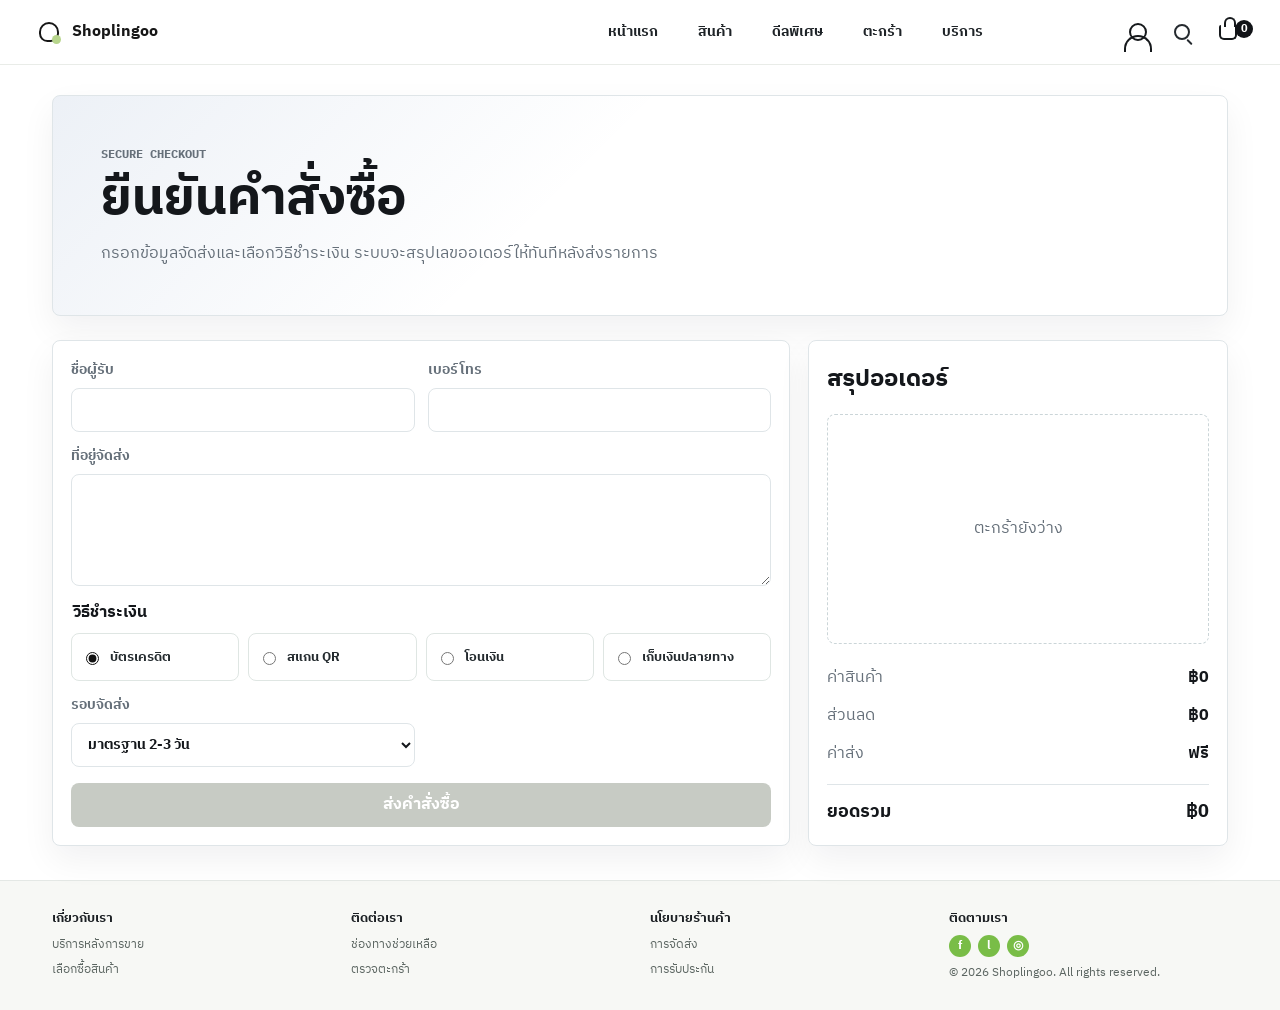
<file: checkout.html>
<!doctype html>
<html lang="th">
  <head>
    <meta charset="UTF-8" />
    <meta name="viewport" content="width=device-width, initial-scale=1.0" />
    <meta name="description" content="Checkout สำหรับกรอกข้อมูลจัดส่งและยืนยันคำสั่งซื้อ" />
    <title>Checkout | สบายมาร์เก็ต</title>
    <link rel="preconnect" href="https://fonts.googleapis.com" />
    <link rel="preconnect" href="https://fonts.gstatic.com" crossorigin />
    <link
      rel="stylesheet"
      href="https://fonts.googleapis.com/css2?family=IBM+Plex+Sans+Thai:wght@400;500;600;700&family=IBM+Plex+Mono:wght@500;600&display=swap"
    />
    <link rel="stylesheet" href="styles.css" />
  </head>
  <body data-page="checkout">
    <div class="announcement">
      <span class="announcement-pill">Tech Week</span>
      <span>ส่งฟรีเมื่อครบ ฿2,500</span>
      <span>รับประกันศูนย์สูงสุด 12 เดือน</span>
      <a href="deals.html">ดูดีลวันนี้</a>
    </div>

    <header class="site-header">
      <a class="brand" href="index.html" aria-label="สบายมาร์เก็ต">
        <span class="brand-mark" aria-hidden="true"><span>SM</span></span>
        <span class="brand-copy">
          <strong>Shoplingoo</strong>
          <small>Premium Tech & Lifestyle</small>
        </span>
      </a>

      <form class="header-search" id="siteSearchForm" action="products.html" role="search">
        <span class="search-icon" aria-hidden="true"></span>
        <input
          id="siteSearch"
          name="q"
          type="search"
          placeholder="ค้นหา watch, keyboard, charger"
          autocomplete="off"
        />
        <button type="submit">ค้นหา</button>
      </form>

      <div class="header-actions">
        <a class="account-chip" data-page-link="account" href="account.html" aria-label="บัญชีผู้ใช้">
          <span class="user-icon" aria-hidden="true"></span>
        </a>
        <a class="header-mini-link" href="products.html" aria-label="ค้นหาสินค้า">
          <span class="search-icon" aria-hidden="true"></span>
        </a>
        <a class="cart-chip" href="cart.html" aria-label="เปิดตะกร้าสินค้า">
          <span class="bag-icon" aria-hidden="true"></span>
          <span class="cart-label">ตะกร้า</span>
          <strong id="cartCount">0</strong>
        </a>
        <a class="checkout-chip" href="checkout.html">Checkout</a>
        <button class="menu-toggle" id="menuToggle" type="button" aria-label="เปิดเมนู">
          <span></span>
          <span></span>
          <span></span>
        </button>
      </div>

      <nav class="top-nav" aria-label="เมนูหลัก">
        <a class="nav-link" data-page-link="home" href="index.html"><span>หน้าแรก</span><small>Home</small></a>
        <a class="nav-link" data-page-link="products" href="products.html"><span>สินค้า</span><small>Shop</small></a>
        <a class="nav-link" data-page-link="deals" href="deals.html"><span>ดีลพิเศษ</span><small>Bundle</small></a>
        <a class="nav-link" data-page-link="cart" href="cart.html"><span>ตะกร้า</span><small>Review</small></a>
        <a class="nav-link" data-page-link="support" href="support.html"><span>บริการ</span><small>Care</small></a>
      </nav>
    </header>

    <nav class="mobile-nav" id="mobileNav" aria-label="เมนูมือถือ">
      <form class="mobile-search" id="mobileSiteSearchForm" action="products.html" role="search">
        <span class="search-icon" aria-hidden="true"></span>
        <input name="q" type="search" placeholder="ค้นหาสินค้า" autocomplete="off" />
        <button type="submit">ค้นหา</button>
      </form>
      <a class="nav-link" data-page-link="home" href="index.html"><span>หน้าแรก</span><small>Home</small></a>
      <a class="nav-link" data-page-link="products" href="products.html"><span>สินค้า</span><small>Shop</small></a>
      <a class="nav-link" data-page-link="deals" href="deals.html"><span>ดีลพิเศษ</span><small>Bundle</small></a>
      <a class="nav-link" data-page-link="cart" href="cart.html"><span>ตะกร้า</span><small>Review</small></a>
      <a class="nav-link" data-page-link="support" href="support.html"><span>บริการ</span><small>Care</small></a>
      <a class="nav-link" data-page-link="account" href="account.html"><span>บัญชี</span><small>Account</small></a>
      <a class="checkout-mobile" href="checkout.html">ไป Checkout</a>
    </nav>

    <main class="page-shell content-page">
      <section class="page-hero" data-reveal>
        <p class="eyebrow">Secure Checkout</p>
        <h1>ยืนยันคำสั่งซื้อ</h1>
        <p>กรอกข้อมูลจัดส่งและเลือกวิธีชำระเงิน ระบบจะสรุปเลขออเดอร์ให้ทันทีหลังส่งรายการ</p>
      </section>

      <section class="checkout-layout" data-reveal>
        <form class="checkout-form" id="checkoutForm" aria-label="ข้อมูลจัดส่ง">
          <div class="form-grid">
            <label>
              ชื่อผู้รับ
              <input name="customerName" type="text" autocomplete="name" required />
            </label>
            <label>
              เบอร์โทร
              <input name="phone" type="tel" autocomplete="tel" required />
            </label>
            <label class="wide-field">
              ที่อยู่จัดส่ง
              <textarea name="address" rows="4" required></textarea>
            </label>
            <fieldset class="wide-field payment-field">
              <legend>วิธีชำระเงิน</legend>
              <div class="payment-grid">
                <label>
                  <input name="payment" type="radio" value="บัตรเครดิต" checked required />
                  <span>บัตรเครดิต</span>
                </label>
                <label>
                  <input name="payment" type="radio" value="สแกน QR" required />
                  <span>สแกน QR</span>
                </label>
                <label>
                  <input name="payment" type="radio" value="โอนเงิน" required />
                  <span>โอนเงิน</span>
                </label>
                <label>
                  <input name="payment" type="radio" value="เก็บเงินปลายทาง" required />
                  <span>เก็บเงินปลายทาง</span>
                </label>
              </div>
            </fieldset>
            <label>
              รอบจัดส่ง
              <select name="delivery" required>
                <option value="มาตรฐาน 2-3 วัน">มาตรฐาน 2-3 วัน</option>
                <option value="ด่วนในกรุงเทพ">ด่วนในกรุงเทพ</option>
                <option value="นัดหมายล่วงหน้า">นัดหมายล่วงหน้า</option>
              </select>
            </label>
          </div>
          <button class="checkout-button" id="placeOrderButton" type="submit">ส่งคำสั่งซื้อ</button>
        </form>

        <aside class="summary-card checkout-summary-card">
          <div class="card-title-row">
            <h2>สรุปออเดอร์</h2>
            <a class="text-link" href="cart.html">แก้ไข</a>
          </div>
          <div class="cart-items-page mini" id="checkoutItems"></div>
          <div class="cart-summary" id="checkoutSummary"></div>
        </aside>
      </section>
    </main>

    <footer class="site-footer">
      <div>
        <strong>เกี่ยวกับเรา</strong>
        <a href="support.html">บริการหลังการขาย</a>
        <a href="products.html">เลือกซื้อสินค้า</a>
      </div>
      <div>
        <strong>ติดต่อเรา</strong>
        <a href="support.html">ช่องทางช่วยเหลือ</a>
        <a href="cart.html">ตรวจตะกร้า</a>
      </div>
      <div>
        <strong>นโยบายร้านค้า</strong>
        <a href="checkout.html">การจัดส่ง</a>
        <a href="support.html">การรับประกัน</a>
      </div>
      <div class="footer-social">
        <strong>ติดตามเรา</strong>
        <span>
          <a href="support.html" aria-label="Facebook">f</a>
          <a href="support.html" aria-label="Line">l</a>
          <a href="support.html" aria-label="Instagram">◎</a>
        </span>
        <small>© 2026 Shoplingoo. All rights reserved.</small>
      </div>
    </footer>

    <dialog class="order-modal" id="orderModal" aria-labelledby="orderTitle">
      <div class="modal-header">
        <div>
          <p class="eyebrow">Order Confirmed</p>
          <h2 id="orderTitle">รับคำสั่งซื้อแล้ว</h2>
        </div>
        <button class="icon-button" id="closeModal" type="button" aria-label="ปิดหน้าต่าง">×</button>
      </div>
      <div id="orderDetails" class="order-details"></div>
      <a class="primary-link modal-action" href="products.html">กลับไปเลือกสินค้า</a>
    </dialog>

    <div class="toast" id="toast" role="status" aria-live="polite"></div>
    <script src="script.js"></script>
  </body>
</html>
</file>
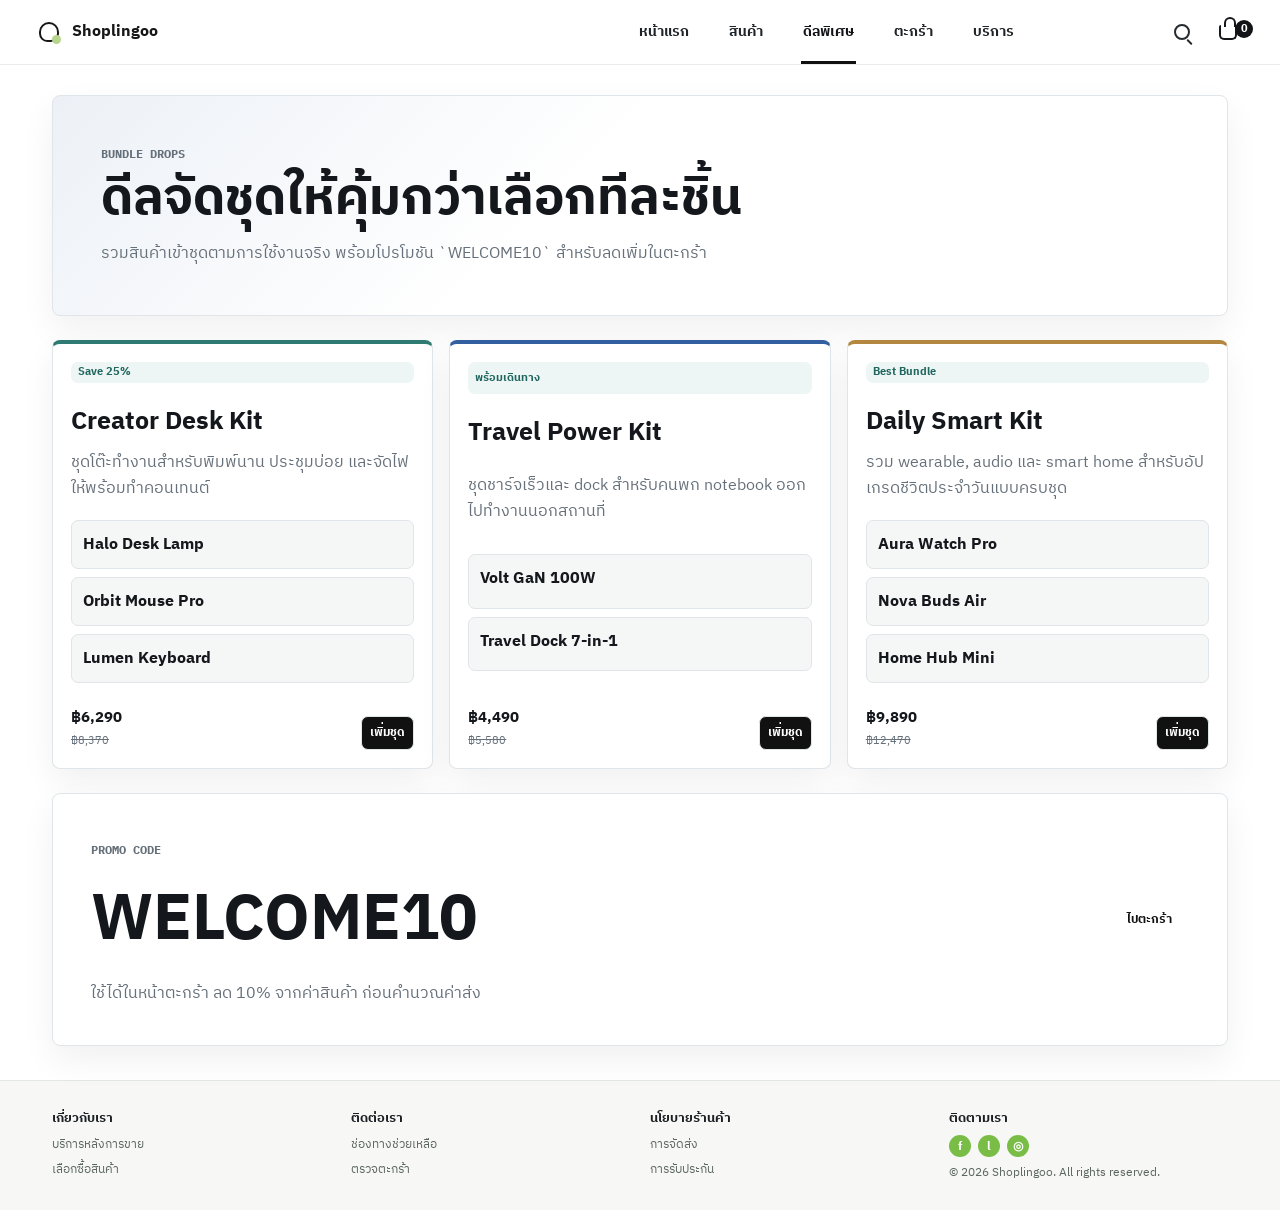
<file: deals.html>
<!doctype html>
<html lang="th">
  <head>
    <meta charset="UTF-8" />
    <meta name="viewport" content="width=device-width, initial-scale=1.0" />
    <meta name="description" content="ดีล bundle สินค้า Premium Tech สำหรับโต๊ะทำงาน เดินทาง และ smart home" />
    <title>ดีลพิเศษ | สบายมาร์เก็ต</title>
    <link rel="preconnect" href="https://fonts.googleapis.com" />
    <link rel="preconnect" href="https://fonts.gstatic.com" crossorigin />
    <link
      rel="stylesheet"
      href="https://fonts.googleapis.com/css2?family=IBM+Plex+Sans+Thai:wght@400;500;600;700&family=IBM+Plex+Mono:wght@500;600&display=swap"
    />
    <link rel="stylesheet" href="styles.css" />
  </head>
  <body data-page="deals">
    <div class="announcement">
      <span class="announcement-pill">Tech Week</span>
      <span>ส่งฟรีเมื่อครบ ฿2,500</span>
      <span>รับประกันศูนย์สูงสุด 12 เดือน</span>
      <a href="deals.html">ดูดีลวันนี้</a>
    </div>

    <header class="site-header">
      <a class="brand" href="index.html" aria-label="สบายมาร์เก็ต">
        <span class="brand-mark" aria-hidden="true"><span>SM</span></span>
        <span class="brand-copy">
          <strong>Shoplingoo</strong>
          <small>Premium Tech & Lifestyle</small>
        </span>
      </a>

      <form class="header-search" id="siteSearchForm" action="products.html" role="search">
        <span class="search-icon" aria-hidden="true"></span>
        <input
          id="siteSearch"
          name="q"
          type="search"
          placeholder="ค้นหา watch, keyboard, charger"
          autocomplete="off"
        />
        <button type="submit">ค้นหา</button>
      </form>

      <div class="header-actions">
        <a class="header-mini-link" href="products.html" aria-label="ค้นหาสินค้า">
          <span class="search-icon" aria-hidden="true"></span>
        </a>
        <a class="cart-chip" href="cart.html" aria-label="เปิดตะกร้าสินค้า">
          <span class="bag-icon" aria-hidden="true"></span>
          <span class="cart-label">ตะกร้า</span>
          <strong id="cartCount">0</strong>
        </a>
        <a class="checkout-chip" href="checkout.html">Checkout</a>
        <button class="menu-toggle" id="menuToggle" type="button" aria-label="เปิดเมนู">
          <span></span>
          <span></span>
          <span></span>
        </button>
      </div>

      <nav class="top-nav" aria-label="เมนูหลัก">
        <a class="nav-link" data-page-link="home" href="index.html"><span>หน้าแรก</span><small>Home</small></a>
        <a class="nav-link" data-page-link="products" href="products.html"><span>สินค้า</span><small>Shop</small></a>
        <a class="nav-link" data-page-link="deals" href="deals.html"><span>ดีลพิเศษ</span><small>Bundle</small></a>
        <a class="nav-link" data-page-link="cart" href="cart.html"><span>ตะกร้า</span><small>Review</small></a>
        <a class="nav-link" data-page-link="support" href="support.html"><span>บริการ</span><small>Care</small></a>
      </nav>
    </header>

    <nav class="mobile-nav" id="mobileNav" aria-label="เมนูมือถือ">
      <form class="mobile-search" id="mobileSiteSearchForm" action="products.html" role="search">
        <span class="search-icon" aria-hidden="true"></span>
        <input name="q" type="search" placeholder="ค้นหาสินค้า" autocomplete="off" />
        <button type="submit">ค้นหา</button>
      </form>
      <a class="nav-link" data-page-link="home" href="index.html"><span>หน้าแรก</span><small>Home</small></a>
      <a class="nav-link" data-page-link="products" href="products.html"><span>สินค้า</span><small>Shop</small></a>
      <a class="nav-link" data-page-link="deals" href="deals.html"><span>ดีลพิเศษ</span><small>Bundle</small></a>
      <a class="nav-link" data-page-link="cart" href="cart.html"><span>ตะกร้า</span><small>Review</small></a>
      <a class="nav-link" data-page-link="support" href="support.html"><span>บริการ</span><small>Care</small></a>
      <a class="checkout-mobile" href="checkout.html">ไป Checkout</a>
    </nav>

    <main class="page-shell content-page">
      <section class="page-hero deal-hero" data-reveal>
        <p class="eyebrow">Bundle Drops</p>
        <h1>ดีลจัดชุดให้คุ้มกว่าเลือกทีละชิ้น</h1>
        <p>รวมสินค้าเข้าชุดตามการใช้งานจริง พร้อมโปรโมชัน `WELCOME10` สำหรับลดเพิ่มในตะกร้า</p>
      </section>

      <section class="deal-grid" id="dealGrid" aria-live="polite" data-reveal></section>

      <section class="promo-panel" data-reveal>
        <div>
          <p class="eyebrow">Promo Code</p>
          <h2>WELCOME10</h2>
          <p>ใช้ได้ในหน้าตะกร้า ลด 10% จากค่าสินค้า ก่อนคำนวณค่าส่ง</p>
        </div>
        <a class="primary-link" href="cart.html">ไปตะกร้า</a>
      </section>
    </main>

    <footer class="site-footer">
      <div>
        <strong>เกี่ยวกับเรา</strong>
        <a href="support.html">บริการหลังการขาย</a>
        <a href="products.html">เลือกซื้อสินค้า</a>
      </div>
      <div>
        <strong>ติดต่อเรา</strong>
        <a href="support.html">ช่องทางช่วยเหลือ</a>
        <a href="cart.html">ตรวจตะกร้า</a>
      </div>
      <div>
        <strong>นโยบายร้านค้า</strong>
        <a href="checkout.html">การจัดส่ง</a>
        <a href="support.html">การรับประกัน</a>
      </div>
      <div class="footer-social">
        <strong>ติดตามเรา</strong>
        <span>
          <a href="support.html" aria-label="Facebook">f</a>
          <a href="support.html" aria-label="Line">l</a>
          <a href="support.html" aria-label="Instagram">◎</a>
        </span>
        <small>© 2026 Shoplingoo. All rights reserved.</small>
      </div>
    </footer>

    <div class="toast" id="toast" role="status" aria-live="polite"></div>
    <script src="script.js"></script>
  </body>
</html>
</file>
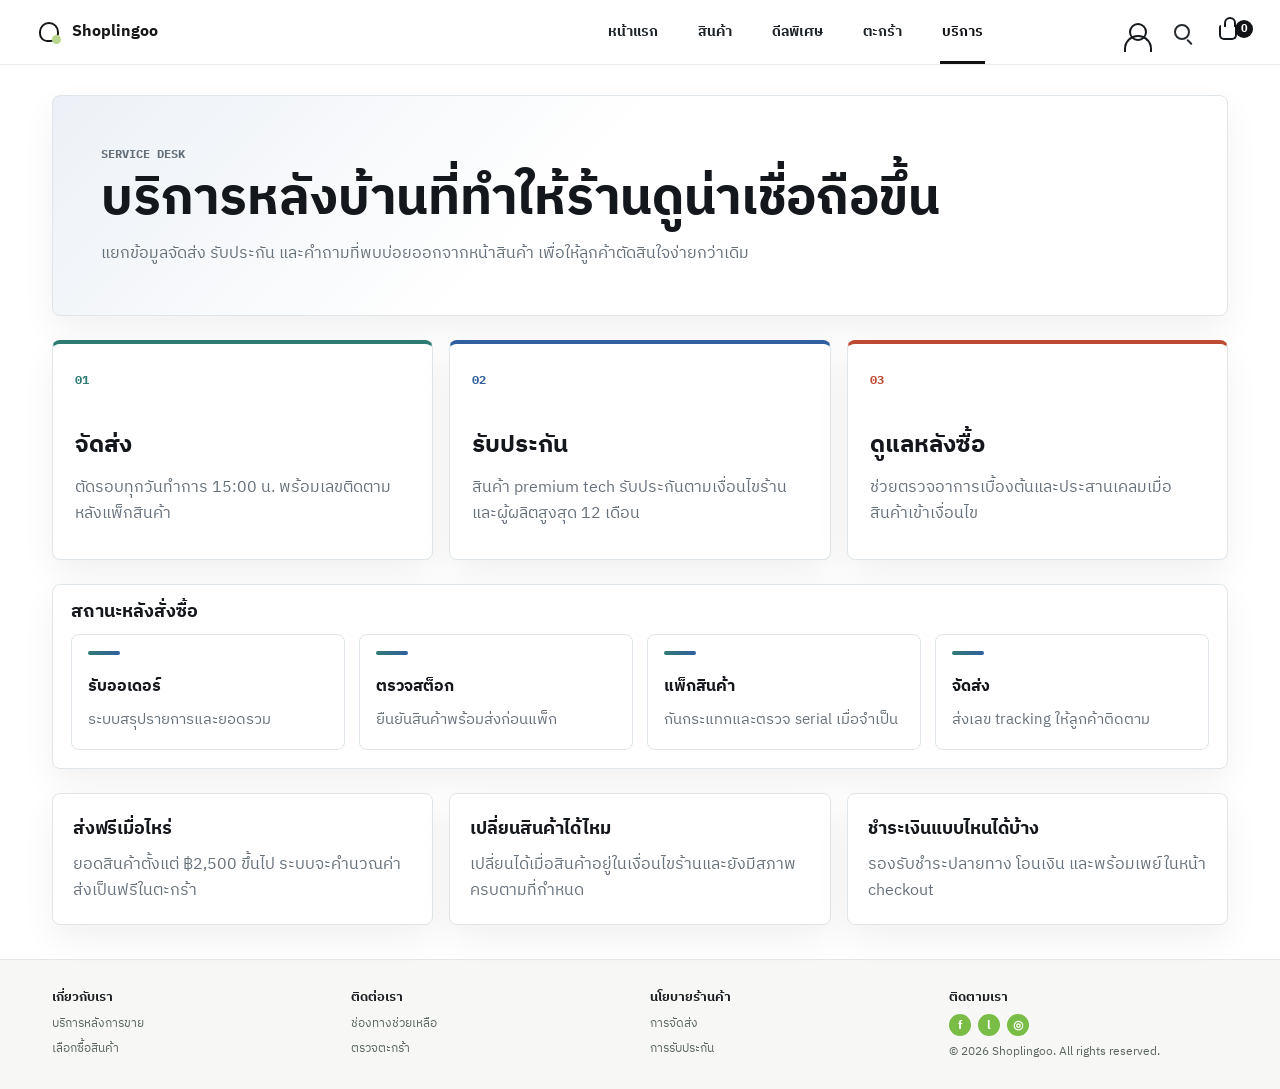
<file: support.html>
<!doctype html>
<html lang="th">
  <head>
    <meta charset="UTF-8" />
    <meta name="viewport" content="width=device-width, initial-scale=1.0" />
    <meta name="description" content="ข้อมูลบริการ จัดส่ง รับประกัน และดูแลหลังการขายของสบายมาร์เก็ต" />
    <title>บริการ | สบายมาร์เก็ต</title>
    <link rel="preconnect" href="https://fonts.googleapis.com" />
    <link rel="preconnect" href="https://fonts.gstatic.com" crossorigin />
    <link
      rel="stylesheet"
      href="https://fonts.googleapis.com/css2?family=IBM+Plex+Sans+Thai:wght@400;500;600;700&family=IBM+Plex+Mono:wght@500;600&display=swap"
    />
    <link rel="stylesheet" href="styles.css" />
  </head>
  <body data-page="support">
    <div class="announcement">
      <span class="announcement-pill">Tech Week</span>
      <span>ส่งฟรีเมื่อครบ ฿2,500</span>
      <span>รับประกันศูนย์สูงสุด 12 เดือน</span>
      <a href="deals.html">ดูดีลวันนี้</a>
    </div>

    <header class="site-header">
      <a class="brand" href="index.html" aria-label="สบายมาร์เก็ต">
        <span class="brand-mark" aria-hidden="true"><span>SM</span></span>
        <span class="brand-copy">
          <strong>Shoplingoo</strong>
          <small>Premium Tech & Lifestyle</small>
        </span>
      </a>

      <form class="header-search" id="siteSearchForm" action="products.html" role="search">
        <span class="search-icon" aria-hidden="true"></span>
        <input
          id="siteSearch"
          name="q"
          type="search"
          placeholder="ค้นหา watch, keyboard, charger"
          autocomplete="off"
        />
        <button type="submit">ค้นหา</button>
      </form>

      <div class="header-actions">
        <a class="account-chip" data-page-link="account" href="account.html" aria-label="บัญชีผู้ใช้">
          <span class="user-icon" aria-hidden="true"></span>
        </a>
        <a class="header-mini-link" href="products.html" aria-label="ค้นหาสินค้า">
          <span class="search-icon" aria-hidden="true"></span>
        </a>
        <a class="cart-chip" href="cart.html" aria-label="เปิดตะกร้าสินค้า">
          <span class="bag-icon" aria-hidden="true"></span>
          <span class="cart-label">ตะกร้า</span>
          <strong id="cartCount">0</strong>
        </a>
        <a class="checkout-chip" href="checkout.html">Checkout</a>
        <button class="menu-toggle" id="menuToggle" type="button" aria-label="เปิดเมนู">
          <span></span>
          <span></span>
          <span></span>
        </button>
      </div>

      <nav class="top-nav" aria-label="เมนูหลัก">
        <a class="nav-link" data-page-link="home" href="index.html"><span>หน้าแรก</span><small>Home</small></a>
        <a class="nav-link" data-page-link="products" href="products.html"><span>สินค้า</span><small>Shop</small></a>
        <a class="nav-link" data-page-link="deals" href="deals.html"><span>ดีลพิเศษ</span><small>Bundle</small></a>
        <a class="nav-link" data-page-link="cart" href="cart.html"><span>ตะกร้า</span><small>Review</small></a>
        <a class="nav-link" data-page-link="support" href="support.html"><span>บริการ</span><small>Care</small></a>
      </nav>
    </header>

    <nav class="mobile-nav" id="mobileNav" aria-label="เมนูมือถือ">
      <form class="mobile-search" id="mobileSiteSearchForm" action="products.html" role="search">
        <span class="search-icon" aria-hidden="true"></span>
        <input name="q" type="search" placeholder="ค้นหาสินค้า" autocomplete="off" />
        <button type="submit">ค้นหา</button>
      </form>
      <a class="nav-link" data-page-link="home" href="index.html"><span>หน้าแรก</span><small>Home</small></a>
      <a class="nav-link" data-page-link="products" href="products.html"><span>สินค้า</span><small>Shop</small></a>
      <a class="nav-link" data-page-link="deals" href="deals.html"><span>ดีลพิเศษ</span><small>Bundle</small></a>
      <a class="nav-link" data-page-link="cart" href="cart.html"><span>ตะกร้า</span><small>Review</small></a>
      <a class="nav-link" data-page-link="support" href="support.html"><span>บริการ</span><small>Care</small></a>
      <a class="nav-link" data-page-link="account" href="account.html"><span>บัญชี</span><small>Account</small></a>
      <a class="checkout-mobile" href="checkout.html">ไป Checkout</a>
    </nav>

    <main class="page-shell content-page">
      <section class="page-hero" data-reveal>
        <p class="eyebrow">Service Desk</p>
        <h1>บริการหลังบ้านที่ทำให้ร้านดูน่าเชื่อถือขึ้น</h1>
        <p>แยกข้อมูลจัดส่ง รับประกัน และคำถามที่พบบ่อยออกจากหน้าสินค้า เพื่อให้ลูกค้าตัดสินใจง่ายกว่าเดิม</p>
      </section>

      <section class="support-grid" data-reveal>
        <article class="support-card accent-lime">
          <span>01</span>
          <h2>จัดส่ง</h2>
          <p>ตัดรอบทุกวันทำการ 15:00 น. พร้อมเลขติดตามหลังแพ็กสินค้า</p>
        </article>
        <article class="support-card accent-cyan">
          <span>02</span>
          <h2>รับประกัน</h2>
          <p>สินค้า premium tech รับประกันตามเงื่อนไขร้านและผู้ผลิตสูงสุด 12 เดือน</p>
        </article>
        <article class="support-card accent-ember">
          <span>03</span>
          <h2>ดูแลหลังซื้อ</h2>
          <p>ช่วยตรวจอาการเบื้องต้นและประสานเคลมเมื่อสินค้าเข้าเงื่อนไข</p>
        </article>
      </section>

      <section class="timeline-panel" data-reveal>
        <div class="section-heading">
          <div>
            <p class="eyebrow">Fulfillment Timeline</p>
            <h2>สถานะหลังสั่งซื้อ</h2>
          </div>
        </div>
        <div class="timeline">
          <div><span></span><strong>รับออเดอร์</strong><p>ระบบสรุปรายการและยอดรวม</p></div>
          <div><span></span><strong>ตรวจสต็อก</strong><p>ยืนยันสินค้าพร้อมส่งก่อนแพ็ก</p></div>
          <div><span></span><strong>แพ็กสินค้า</strong><p>กันกระแทกและตรวจ serial เมื่อจำเป็น</p></div>
          <div><span></span><strong>จัดส่ง</strong><p>ส่งเลข tracking ให้ลูกค้าติดตาม</p></div>
        </div>
      </section>

      <section class="faq-grid" data-reveal>
        <article>
          <h2>ส่งฟรีเมื่อไหร่</h2>
          <p>ยอดสินค้าตั้งแต่ ฿2,500 ขึ้นไป ระบบจะคำนวณค่าส่งเป็นฟรีในตะกร้า</p>
        </article>
        <article>
          <h2>เปลี่ยนสินค้าได้ไหม</h2>
          <p>เปลี่ยนได้เมื่อสินค้าอยู่ในเงื่อนไขร้านและยังมีสภาพครบตามที่กำหนด</p>
        </article>
        <article>
          <h2>ชำระเงินแบบไหนได้บ้าง</h2>
          <p>รองรับชำระปลายทาง โอนเงิน และพร้อมเพย์ในหน้า checkout</p>
        </article>
      </section>
    </main>

    <footer class="site-footer">
      <div>
        <strong>เกี่ยวกับเรา</strong>
        <a href="support.html">บริการหลังการขาย</a>
        <a href="products.html">เลือกซื้อสินค้า</a>
      </div>
      <div>
        <strong>ติดต่อเรา</strong>
        <a href="support.html">ช่องทางช่วยเหลือ</a>
        <a href="cart.html">ตรวจตะกร้า</a>
      </div>
      <div>
        <strong>นโยบายร้านค้า</strong>
        <a href="checkout.html">การจัดส่ง</a>
        <a href="support.html">การรับประกัน</a>
      </div>
      <div class="footer-social">
        <strong>ติดตามเรา</strong>
        <span>
          <a href="support.html" aria-label="Facebook">f</a>
          <a href="support.html" aria-label="Line">l</a>
          <a href="support.html" aria-label="Instagram">◎</a>
        </span>
        <small>© 2026 Shoplingoo. All rights reserved.</small>
      </div>
    </footer>

    <div class="toast" id="toast" role="status" aria-live="polite"></div>
    <script src="script.js"></script>
  </body>
</html>
</file>
<file: styles.css>
:root {
  color-scheme: light;
  --ink: #14171b;
  --muted: #66707a;
  --line: #dfe5e8;
  --paper: #ffffff;
  --soft: #f5f7f7;
  --soft-2: #edf2f3;
  --graphite: #252b31;
  --teal: #2f7b73;
  --blue: #315f9f;
  --ember: #bd4b33;
  --gold: #b3873f;
  --violet: #6e5ca8;
  --radius: 8px;
  --shadow: 0 22px 60px rgba(19, 24, 30, 0.12);
  --font-body: "IBM Plex Sans Thai", "Segoe UI", Tahoma, Arial, sans-serif;
  --font-mono: "IBM Plex Mono", "Segoe UI", monospace;
}

* {
  box-sizing: border-box;
}

html {
  scroll-behavior: smooth;
}

body {
  margin: 0;
  min-width: 320px;
  background:
    linear-gradient(180deg, #ffffff 0, var(--soft) 380px),
    var(--soft);
  color: var(--ink);
  font-family: var(--font-body);
  letter-spacing: 0;
}

body.nav-open {
  overflow: hidden;
}

button,
input,
select,
textarea {
  font: inherit;
}

button,
a {
  -webkit-tap-highlight-color: transparent;
}

a {
  color: inherit;
  text-decoration: none;
}

h1,
h2,
h3 {
  margin: 0;
  letter-spacing: 0;
}

p {
  margin: 0;
}

:focus-visible {
  outline: 2px solid var(--blue);
  outline-offset: 2px;
}

.announcement {
  display: flex;
  align-items: center;
  justify-content: center;
  gap: 18px;
  min-height: 40px;
  padding: 9px clamp(16px, 4vw, 56px);
  background:
    linear-gradient(90deg, rgba(179, 135, 63, 0.18), transparent 32%),
    linear-gradient(110deg, #14171b, #283139 62%, #213d3a);
  color: rgba(255, 255, 255, 0.88);
  font-size: 0.82rem;
  font-weight: 700;
}

.announcement-pill {
  display: inline-flex;
  align-items: center;
  min-height: 22px;
  padding: 0 8px;
  border: 1px solid rgba(255, 255, 255, 0.18);
  border-radius: var(--radius);
  background: rgba(255, 255, 255, 0.11);
  color: #fff;
  font-family: var(--font-mono);
  font-size: 0.72rem;
}

.announcement a {
  color: #fff;
  text-decoration: underline;
  text-decoration-color: rgba(255, 255, 255, 0.34);
  text-underline-offset: 4px;
}

.site-header {
  position: sticky;
  top: 10px;
  z-index: 50;
  display: grid;
  grid-template-areas:
    "brand search actions"
    "nav nav nav";
  grid-template-columns: minmax(220px, 0.78fr) minmax(320px, 1.12fr) auto;
  align-items: center;
  gap: 10px 16px;
  width: min(1320px, calc(100% - 28px));
  margin: 12px auto 0;
  padding: 10px;
  border: 1px solid rgba(20, 23, 27, 0.1);
  border-radius: var(--radius);
  background: rgba(255, 255, 255, 0.92);
  box-shadow: 0 18px 48px rgba(19, 24, 30, 0.12);
  backdrop-filter: blur(22px);
}

.brand {
  grid-area: brand;
  display: inline-flex;
  align-items: center;
  gap: 11px;
  min-width: 0;
}

.brand-mark {
  position: relative;
  display: grid;
  width: 42px;
  height: 42px;
  place-items: center;
  overflow: hidden;
  border-radius: var(--radius);
  background:
    linear-gradient(135deg, rgba(255, 255, 255, 0.22), transparent 42%),
    linear-gradient(135deg, var(--ink), var(--teal));
  color: #fff;
  font-family: var(--font-mono);
  font-size: 0.78rem;
  font-weight: 700;
}

.brand-mark::after {
  position: absolute;
  inset: auto 5px 5px auto;
  width: 10px;
  height: 10px;
  border-radius: 3px;
  background: var(--gold);
  content: "";
}

.brand-mark span {
  position: relative;
  z-index: 1;
}

.brand-copy {
  display: grid;
  min-width: 0;
  line-height: 1.08;
}

.brand-copy strong {
  overflow: hidden;
  font-size: 1.03rem;
  font-weight: 800;
  text-overflow: ellipsis;
  white-space: nowrap;
}

.brand-copy small {
  color: var(--muted);
  font-size: 0.72rem;
  font-weight: 800;
  text-transform: uppercase;
}

.header-search,
.mobile-search {
  position: relative;
  display: flex;
  align-items: center;
  gap: 9px;
  min-width: 0;
  min-height: 46px;
  padding: 4px;
  border: 1px solid var(--line);
  border-radius: var(--radius);
  background: var(--soft);
}

.header-search {
  grid-area: search;
}

.header-search .search-icon,
.mobile-search .search-icon {
  position: relative;
  left: auto;
  flex: 0 0 auto;
  margin-left: 10px;
}

.header-search input,
.mobile-search input {
  min-width: 0;
  width: 100%;
  border: 0;
  background: transparent;
  color: var(--ink);
  outline: none;
}

.header-search input::placeholder,
.mobile-search input::placeholder {
  color: #8a949c;
}

.header-search button,
.mobile-search button {
  min-height: 36px;
  padding: 0 13px;
  border: 0;
  border-radius: 7px;
  background: var(--ink);
  color: #fff;
  cursor: pointer;
  font-size: 0.86rem;
  font-weight: 850;
}

.top-nav {
  grid-area: nav;
  display: grid;
  grid-template-columns: repeat(5, minmax(0, 1fr));
  align-items: center;
  justify-content: stretch;
  gap: 6px;
  padding-top: 9px;
  border-top: 1px solid rgba(20, 23, 27, 0.08);
}

.nav-link {
  display: grid;
  min-height: 48px;
  align-content: center;
  justify-items: center;
  gap: 1px;
  padding: 6px 11px;
  border-radius: var(--radius);
  background: transparent;
  color: var(--muted);
  font-weight: 800;
  white-space: nowrap;
  transition: color 160ms ease, background 160ms ease, transform 160ms ease, box-shadow 160ms ease;
}

.nav-link span {
  font-size: 0.92rem;
}

.nav-link small {
  color: #8a949c;
  font-family: var(--font-mono);
  font-size: 0.66rem;
  font-weight: 700;
  letter-spacing: 0;
}

.nav-link:hover,
.nav-link.is-active {
  background: #eef5f3;
  color: #174d48;
  transform: translateY(-1px);
}

.nav-link:hover small,
.nav-link.is-active small {
  color: #2f7b73;
}

.nav-link.is-active {
  background: var(--ink);
  color: #fff;
  box-shadow: 0 10px 22px rgba(20, 23, 27, 0.16);
}

.nav-link.is-active small {
  color: rgba(255, 255, 255, 0.68);
}

.header-actions {
  grid-area: actions;
  display: inline-flex;
  align-items: center;
  justify-self: end;
  gap: 9px;
}

.cart-chip,
.checkout-chip,
.header-mini-link,
.menu-toggle {
  display: inline-flex;
  align-items: center;
  justify-content: center;
  min-height: 42px;
  border: 1px solid var(--line);
  border-radius: var(--radius);
  background: #fff;
  color: var(--ink);
  cursor: pointer;
}

.header-mini-link {
  padding: 0 12px;
  color: var(--muted);
  font-size: 0.9rem;
  font-weight: 850;
}

.cart-chip {
  gap: 8px;
  min-width: 106px;
  padding: 0 10px;
  font-weight: 850;
}

.cart-chip strong {
  display: grid;
  min-width: 25px;
  height: 25px;
  place-items: center;
  border-radius: 7px;
  background: var(--ember);
  color: #fff;
  font-size: 0.78rem;
}

.cart-label {
  font-size: 0.9rem;
}

.checkout-chip {
  padding: 0 14px;
  background:
    linear-gradient(135deg, rgba(255, 255, 255, 0.16), transparent 46%),
    var(--ink);
  color: #fff;
  font-weight: 850;
}

.bag-icon {
  position: relative;
  width: 18px;
  height: 15px;
  border: 2px solid currentColor;
  border-top: 0;
  border-radius: 2px 2px 5px 5px;
}

.bag-icon::before {
  position: absolute;
  top: -8px;
  left: 3px;
  width: 8px;
  height: 8px;
  border: 2px solid currentColor;
  border-bottom: 0;
  border-radius: 8px 8px 0 0;
  content: "";
}

.menu-toggle {
  display: none;
  width: 42px;
  flex-direction: column;
  gap: 4px;
}

.menu-toggle span {
  width: 18px;
  height: 2px;
  border-radius: 2px;
  background: currentColor;
}

.mobile-nav {
  position: fixed;
  inset: 150px 12px auto;
  z-index: 45;
  display: none;
  gap: 8px;
  max-height: calc(100dvh - 164px);
  overflow: auto;
  padding: 12px;
  border: 1px solid var(--line);
  border-radius: var(--radius);
  background: rgba(255, 255, 255, 0.97);
  box-shadow: var(--shadow);
}

.mobile-nav .nav-link {
  justify-items: start;
  padding: 10px 12px;
  background: var(--soft);
}

.mobile-nav .nav-link.is-active {
  background: var(--ink);
  color: #fff;
}

.checkout-mobile {
  display: flex;
  align-items: center;
  justify-content: center;
  min-height: 44px;
  border-radius: var(--radius);
  background: var(--teal);
  color: #fff;
  font-weight: 900;
}

body.nav-open::before {
  position: fixed;
  inset: 0;
  z-index: 40;
  background: rgba(20, 23, 27, 0.24);
  backdrop-filter: blur(4px);
  content: "";
}

.page-shell {
  width: min(1440px, 100%);
  margin: 0 auto;
  padding: 22px clamp(14px, 3vw, 44px) 56px;
}

.content-page {
  padding-top: 30px;
}

.eyebrow {
  margin: 0 0 9px;
  color: var(--teal);
  font-family: var(--font-mono);
  font-size: 0.73rem;
  font-weight: 700;
  letter-spacing: 0;
  text-transform: uppercase;
}

.hero-storefront {
  display: grid;
  grid-template-columns: minmax(0, 0.86fr) minmax(470px, 1.14fr);
  gap: clamp(20px, 4vw, 44px);
  align-items: stretch;
  min-height: 620px;
  padding: clamp(22px, 4vw, 44px);
  border: 1px solid var(--line);
  border-radius: var(--radius);
  background:
    linear-gradient(135deg, rgba(47, 123, 115, 0.1), transparent 32%),
    #fff;
  box-shadow: var(--shadow);
}

.hero-copy {
  display: flex;
  flex-direction: column;
  justify-content: center;
  min-width: 0;
}

.hero-copy h1 {
  max-width: 760px;
  font-size: clamp(2.45rem, 6vw, 5.9rem);
  line-height: 0.98;
}

.hero-copy p:not(.eyebrow) {
  max-width: 610px;
  margin-top: 20px;
  color: var(--muted);
  font-size: clamp(1rem, 1.45vw, 1.18rem);
  line-height: 1.74;
}

.hero-actions {
  display: flex;
  flex-wrap: wrap;
  gap: 10px;
  margin-top: 28px;
}

.primary-link,
.secondary-link,
.checkout-button,
.promo-row button,
.add-button,
.ghost-button {
  display: inline-flex;
  align-items: center;
  justify-content: center;
  min-height: 44px;
  padding: 0 16px;
  border: 1px solid transparent;
  border-radius: var(--radius);
  font-weight: 900;
  cursor: pointer;
  transition: transform 160ms ease, border-color 160ms ease, background 160ms ease;
}

.primary-link,
.checkout-button,
.promo-row button,
.add-button {
  background: var(--ink);
  color: #fff;
}

.primary-link:hover,
.checkout-button:hover,
.promo-row button:hover,
.add-button:hover {
  transform: translateY(-2px);
}

.secondary-link,
.ghost-button {
  border-color: var(--line);
  background: #fff;
  color: var(--ink);
}

.hero-gallery {
  display: grid;
  grid-template-columns: minmax(0, 1.1fr) minmax(170px, 0.74fr);
  grid-template-rows: 1fr 1fr;
  gap: 14px;
  min-height: 520px;
}

.hero-product {
  position: relative;
  min-height: 0;
  overflow: hidden;
  border-radius: var(--radius);
  background: var(--soft-2);
}

.hero-product-large {
  grid-row: 1 / 3;
}

.hero-product img {
  width: 100%;
  height: 100%;
  object-fit: cover;
  transition: transform 420ms ease;
}

.hero-product:hover img {
  transform: scale(1.04);
}

.hero-product div {
  position: absolute;
  left: 14px;
  right: 14px;
  bottom: 14px;
  display: grid;
  gap: 5px;
  padding: 12px;
  border: 1px solid rgba(255, 255, 255, 0.28);
  border-radius: var(--radius);
  background: rgba(20, 23, 27, 0.72);
  color: #fff;
  backdrop-filter: blur(14px);
}

.hero-product span {
  color: rgba(255, 255, 255, 0.7);
  font-size: 0.78rem;
  font-weight: 800;
}

.hero-product strong {
  font-size: 1.05rem;
}

.trust-row {
  display: grid;
  grid-template-columns: repeat(4, 1fr);
  gap: 1px;
  overflow: hidden;
  margin-top: 18px;
  border: 1px solid var(--line);
  border-radius: var(--radius);
  background: var(--line);
}

.trust-row div,
.service-strip div {
  display: grid;
  gap: 4px;
  min-height: 96px;
  align-content: center;
  padding: 18px;
  background: #fff;
}

.trust-row strong {
  font-size: 1.22rem;
}

.trust-row span,
.service-strip span {
  color: var(--muted);
  font-size: 0.9rem;
}

.category-band {
  display: grid;
  grid-template-columns: repeat(4, 1fr);
  gap: 12px;
  margin-top: 20px;
}

.category-tile,
.cart-list-card,
.summary-card,
.timeline-panel,
.promo-panel,
.shop-console,
.support-card,
.faq-grid article,
.deal-card,
.editorial-panel,
.flow-grid a {
  border: 1px solid var(--line);
  border-radius: var(--radius);
  background: #fff;
  box-shadow: 0 14px 34px rgba(19, 24, 30, 0.06);
}

.category-tile {
  display: grid;
  min-height: 136px;
  align-content: end;
  gap: 6px;
  padding: 18px;
  border-top: 4px solid var(--tile-accent, var(--teal));
  transition: transform 160ms ease, box-shadow 160ms ease;
}

.category-tile:hover {
  transform: translateY(-4px);
  box-shadow: var(--shadow);
}

.category-tile span,
.support-card span {
  color: var(--tile-accent, var(--teal));
  font-family: var(--font-mono);
  font-size: 0.75rem;
  font-weight: 700;
  letter-spacing: 0;
}

.category-tile strong {
  font-size: 1.18rem;
}

.category-tile small {
  color: var(--muted);
}

.tone-lime,
.accent-lime {
  --tile-accent: var(--teal);
}

.tone-cyan,
.accent-cyan {
  --tile-accent: var(--blue);
}

.tone-ember,
.accent-ember {
  --tile-accent: var(--ember);
}

.tone-graphite {
  --tile-accent: var(--graphite);
}

.product-section,
.service-strip,
.support-grid,
.timeline-panel,
.faq-grid,
.promo-panel,
.deal-grid,
.cart-page-grid,
.checkout-layout,
.editorial-split {
  margin-top: 24px;
}

.section-heading,
.card-title-row {
  display: flex;
  align-items: end;
  justify-content: space-between;
  gap: 16px;
  margin-bottom: 15px;
}

.section-heading h2,
.page-hero h1,
.editorial-panel h2 {
  font-size: clamp(1.65rem, 4vw, 3.3rem);
  line-height: 1.08;
}

.text-link {
  color: var(--blue);
  font-weight: 900;
}

.text-link:hover {
  color: var(--ink);
}

.product-grid {
  display: grid;
  grid-template-columns: repeat(auto-fit, minmax(250px, 1fr));
  gap: 15px;
}

.featured-grid {
  grid-template-columns: repeat(4, minmax(0, 1fr));
}

.compact-grid {
  grid-template-columns: repeat(3, minmax(0, 1fr));
}

.product-card {
  display: grid;
  min-height: 430px;
  overflow: hidden;
  border: 1px solid var(--line);
  border-radius: var(--radius);
  background: #fff;
  transition: transform 170ms ease, box-shadow 170ms ease, border-color 170ms ease;
}

.product-card:hover {
  border-color: rgba(49, 95, 159, 0.28);
  box-shadow: var(--shadow);
  transform: translateY(-4px);
}

.product-art {
  position: relative;
  min-height: 210px;
  overflow: hidden;
  background: var(--soft-2);
}

.product-photo {
  width: 100%;
  height: 100%;
  object-fit: cover;
  transition: transform 300ms ease;
}

.product-card:hover .product-photo {
  transform: scale(1.04);
}

.product-info {
  display: flex;
  min-height: 220px;
  flex-direction: column;
  padding: 16px;
}

.product-meta {
  display: flex;
  align-items: center;
  justify-content: space-between;
  gap: 10px;
  min-height: 28px;
  color: var(--muted);
  font-size: 0.8rem;
  font-weight: 850;
}

.badge {
  display: inline-flex;
  align-items: center;
  min-height: 26px;
  padding: 0 9px;
  border-radius: 7px;
  background: #edf6f4;
  color: #1f665f;
  font-size: 0.76rem;
  font-weight: 900;
}

.product-info h3 {
  margin: 11px 0 8px;
  font-size: 1.14rem;
  line-height: 1.28;
}

.product-info p,
.page-hero p,
.editorial-panel p,
.promo-panel p,
.support-card p,
.faq-grid p,
.timeline p {
  color: var(--muted);
  line-height: 1.65;
}

.card-footer {
  display: flex;
  align-items: end;
  justify-content: space-between;
  gap: 12px;
  margin-top: auto;
  padding-top: 16px;
}

.price-stack {
  display: grid;
  gap: 2px;
}

.price-stack strong {
  font-size: 1.2rem;
}

.price-stack span {
  color: var(--muted);
  font-size: 0.82rem;
  text-decoration: line-through;
}

.add-button {
  min-width: 98px;
}

.service-strip {
  display: grid;
  grid-template-columns: repeat(3, 1fr);
  gap: 1px;
  overflow: hidden;
  border: 1px solid var(--line);
  border-radius: var(--radius);
  background: var(--line);
}

.editorial-split {
  display: grid;
  grid-template-columns: minmax(0, 0.88fr) minmax(390px, 1fr);
  gap: 16px;
  align-items: stretch;
}

.editorial-panel {
  display: grid;
  min-height: 310px;
  align-content: center;
  padding: clamp(22px, 4vw, 40px);
  background: var(--graphite);
  color: #fff;
}

.editorial-panel p:not(.eyebrow) {
  margin-top: 14px;
  color: rgba(255, 255, 255, 0.72);
}

.flow-grid {
  display: grid;
  grid-template-columns: repeat(2, 1fr);
  gap: 12px;
}

.flow-grid a {
  display: grid;
  min-height: 145px;
  align-content: space-between;
  padding: 18px;
}

.flow-grid span {
  color: var(--teal);
  font-family: var(--font-mono);
  font-weight: 700;
}

.flow-grid strong {
  font-size: 1.35rem;
}

.flow-grid small {
  color: var(--muted);
}

.page-hero {
  padding: clamp(24px, 5vw, 48px);
  border: 1px solid var(--line);
  border-radius: var(--radius);
  background:
    linear-gradient(135deg, rgba(49, 95, 159, 0.09), transparent 44%),
    #fff;
  box-shadow: 0 14px 34px rgba(19, 24, 30, 0.06);
}

.page-hero p:not(.eyebrow) {
  max-width: 700px;
  margin-top: 13px;
}

.shop-console {
  padding: 16px;
}

.shop-toolbar {
  display: grid;
  grid-template-columns: minmax(240px, 1fr) minmax(190px, 240px);
  gap: 12px;
  margin-bottom: 12px;
}

.search-box {
  position: relative;
  display: flex;
  align-items: center;
}

.search-icon {
  position: absolute;
  left: 14px;
  width: 16px;
  height: 16px;
  border: 2px solid var(--muted);
  border-radius: 50%;
}

.search-icon::after {
  position: absolute;
  right: -5px;
  bottom: -5px;
  width: 7px;
  height: 2px;
  border-radius: 2px;
  background: var(--muted);
  content: "";
  transform: rotate(45deg);
}

.search-box input,
.shop-toolbar select,
.promo-row input,
.checkout-form input,
.checkout-form select,
.checkout-form textarea {
  width: 100%;
  border: 1px solid var(--line);
  border-radius: var(--radius);
  background: #fff;
  color: var(--ink);
  outline: none;
}

.search-box input,
.shop-toolbar select {
  min-height: 46px;
  padding: 0 14px;
}

.search-box input {
  padding-left: 44px;
}

.search-box input:focus,
.shop-toolbar select:focus,
.promo-row input:focus,
.checkout-form input:focus,
.checkout-form select:focus,
.checkout-form textarea:focus {
  border-color: var(--blue);
  box-shadow: 0 0 0 3px rgba(49, 95, 159, 0.12);
}

.category-tabs {
  display: flex;
  gap: 8px;
  overflow-x: auto;
  padding: 2px 0 10px;
}

.category-tab {
  flex: 0 0 auto;
  min-height: 38px;
  padding: 0 13px;
  border: 1px solid var(--line);
  border-radius: var(--radius);
  background: #fff;
  color: var(--muted);
  font-weight: 850;
  cursor: pointer;
}

.category-tab.is-active,
.category-tab:hover {
  border-color: rgba(47, 123, 115, 0.36);
  background: #eaf5f3;
  color: #1f665f;
}

.result-row {
  display: flex;
  align-items: center;
  justify-content: space-between;
  gap: 12px;
  margin: 2px 0 14px;
  color: var(--muted);
}

.result-row strong {
  color: var(--ink);
}

.empty-state {
  display: grid;
  grid-column: 1 / -1;
  min-height: 230px;
  place-items: center;
  border: 1px dashed #cbd5d8;
  border-radius: var(--radius);
  color: var(--muted);
  text-align: center;
}

.deal-grid {
  display: grid;
  grid-template-columns: repeat(3, minmax(0, 1fr));
  gap: 16px;
}

.deal-card {
  display: grid;
  min-height: 410px;
  padding: 18px;
  border-top: 4px solid var(--deal-accent, var(--teal));
}

.deal-card h2 {
  margin: 18px 0 8px;
  font-size: 1.55rem;
}

.deal-card p {
  color: var(--muted);
  line-height: 1.62;
}

.deal-stack {
  display: grid;
  gap: 8px;
  margin-top: 18px;
}

.deal-stack span {
  padding: 10px 11px;
  border: 1px solid var(--line);
  border-radius: 7px;
  background: var(--soft);
  font-weight: 800;
}

.deal-footer {
  display: flex;
  align-items: end;
  justify-content: space-between;
  gap: 12px;
  margin-top: auto;
  padding-top: 22px;
}

.promo-panel {
  display: flex;
  align-items: center;
  justify-content: space-between;
  gap: 18px;
  padding: clamp(22px, 4vw, 38px);
}

.promo-panel h2 {
  margin: 0;
  font-size: clamp(2rem, 5vw, 4rem);
}

.promo-panel p {
  margin-top: 8px;
}

.cart-page-grid,
.checkout-layout {
  display: grid;
  grid-template-columns: minmax(0, 1fr) minmax(330px, 420px);
  gap: 18px;
  align-items: start;
}

.cart-list-card,
.summary-card,
.timeline-panel {
  padding: 18px;
}

.card-title-row h2 {
  margin: 0;
}

.cart-items-page {
  display: grid;
  gap: 10px;
}

.cart-line {
  display: grid;
  grid-template-columns: 1fr auto;
  gap: 14px;
  align-items: center;
  padding: 13px;
  border: 1px solid var(--line);
  border-radius: var(--radius);
  background: #fff;
}

.cart-line h3 {
  margin: 0;
  font-size: 1rem;
}

.cart-line p {
  margin: 5px 0 0;
  color: var(--muted);
  font-size: 0.86rem;
}

.cart-controls {
  display: inline-flex;
  align-items: center;
  justify-content: flex-end;
  gap: 7px;
}

.qty-button,
.icon-button {
  display: grid;
  width: 34px;
  height: 34px;
  place-items: center;
  border: 1px solid var(--line);
  border-radius: 7px;
  background: #fff;
  color: var(--ink);
  cursor: pointer;
}

.remove-button {
  border-color: #ffd2c7;
  color: #ad432d;
}

.promo-row {
  display: grid;
  gap: 9px;
  margin-bottom: 14px;
}

.promo-row label,
.checkout-form label {
  display: grid;
  gap: 7px;
  color: var(--muted);
  font-size: 0.86rem;
  font-weight: 850;
}

.promo-row > div {
  display: grid;
  grid-template-columns: 1fr auto;
  gap: 8px;
}

.promo-row input,
.checkout-form input,
.checkout-form select {
  min-height: 44px;
  padding: 0 12px;
}

.checkout-form textarea {
  min-height: 110px;
  padding: 11px 12px;
  resize: vertical;
}

.cart-summary {
  display: grid;
  gap: 11px;
  padding-top: 6px;
}

.cart-summary div {
  display: flex;
  align-items: center;
  justify-content: space-between;
  gap: 12px;
  color: var(--muted);
}

.cart-summary strong {
  color: var(--ink);
}

.cart-summary .total-row {
  margin-top: 6px;
  padding-top: 12px;
  border-top: 1px solid var(--line);
  color: var(--ink);
  font-size: 1.14rem;
  font-weight: 900;
}

.checkout-button {
  width: 100%;
  margin-top: 16px;
}

.checkout-button.is-disabled,
.checkout-button:disabled {
  background: #c7cbc4;
  cursor: not-allowed;
  transform: none;
}

.checkout-form {
  padding: 18px;
  border: 1px solid var(--line);
  border-radius: var(--radius);
  background: #fff;
  box-shadow: 0 14px 34px rgba(19, 24, 30, 0.06);
}

.form-grid {
  display: grid;
  grid-template-columns: repeat(2, minmax(0, 1fr));
  gap: 13px;
}

.wide-field {
  grid-column: 1 / -1;
}

.cart-items-page.mini {
  margin-bottom: 14px;
}

.cart-items-page.mini .cart-line {
  grid-template-columns: 1fr;
}

.cart-items-page.mini .cart-controls {
  display: none;
}

.support-grid {
  display: grid;
  grid-template-columns: repeat(3, 1fr);
  gap: 16px;
}

.support-card {
  min-height: 220px;
  padding: 22px;
  border-top: 4px solid var(--tile-accent, var(--teal));
}

.support-card h2 {
  margin: 32px 0 10px;
}

.timeline {
  display: grid;
  grid-template-columns: repeat(4, 1fr);
  gap: 14px;
}

.timeline div {
  padding: 16px;
  border: 1px solid var(--line);
  border-radius: var(--radius);
  background: #fff;
}

.timeline span {
  display: block;
  width: 32px;
  height: 4px;
  margin-bottom: 18px;
  border-radius: 3px;
  background: linear-gradient(90deg, var(--teal), var(--blue));
}

.timeline strong {
  display: block;
  font-size: 1.02rem;
}

.timeline p {
  margin-top: 8px;
  font-size: 0.92rem;
}

.faq-grid {
  display: grid;
  grid-template-columns: repeat(3, 1fr);
  gap: 16px;
}

.faq-grid article {
  padding: 20px;
}

.faq-grid h2 {
  margin: 0 0 8px;
  font-size: 1.12rem;
}

.order-modal {
  width: min(560px, calc(100vw - 28px));
  padding: 0;
  border: 0;
  border-radius: var(--radius);
  color: var(--ink);
  box-shadow: var(--shadow);
}

.order-modal::backdrop {
  background: rgba(20, 23, 27, 0.48);
}

.modal-header {
  display: flex;
  align-items: start;
  justify-content: space-between;
  gap: 14px;
  padding: 18px;
  border-bottom: 1px solid var(--line);
}

.modal-header h2 {
  margin: 0;
}

.order-details {
  display: grid;
  gap: 10px;
  padding: 18px;
  color: var(--muted);
  line-height: 1.55;
}

.order-details strong {
  color: var(--ink);
}

.modal-action {
  width: calc(100% - 36px);
  margin: 0 18px 18px;
}

.toast {
  position: fixed;
  right: 18px;
  bottom: 18px;
  z-index: 80;
  max-width: min(380px, calc(100vw - 36px));
  padding: 13px 15px;
  border-radius: var(--radius);
  background: var(--ink);
  color: #fff;
  font-weight: 850;
  opacity: 0;
  transform: translateY(14px);
  transition: opacity 180ms ease, transform 180ms ease;
  pointer-events: none;
}

.toast.is-visible {
  opacity: 1;
  transform: translateY(0);
}

.cart-spark {
  position: fixed;
  z-index: 90;
  width: 14px;
  height: 14px;
  border-radius: 7px;
  background: var(--teal);
  pointer-events: none;
  box-shadow: 0 0 20px rgba(47, 123, 115, 0.8);
}

[data-reveal] {
  opacity: 0;
  transform: translateY(18px);
  transition: opacity 420ms ease, transform 420ms ease;
}

[data-reveal].is-visible {
  opacity: 1;
  transform: translateY(0);
}

@media (max-width: 1180px) {
  .hero-storefront,
  .editorial-split,
  .cart-page-grid,
  .checkout-layout {
    grid-template-columns: 1fr;
  }

  .hero-gallery {
    grid-template-columns: 1fr 1fr;
  }

  .featured-grid,
  .deal-grid,
  .compact-grid {
    grid-template-columns: repeat(2, minmax(0, 1fr));
  }
}

@media (max-width: 920px) {
  .announcement {
    display: none;
  }

  .site-header {
    top: 8px;
    grid-template-areas:
      "brand actions"
      "search search";
    grid-template-columns: minmax(160px, 1fr) auto;
    width: calc(100% - 20px);
    margin-top: 8px;
  }

  .top-nav,
  .header-mini-link,
  .checkout-chip {
    display: none;
  }

  .menu-toggle {
    display: inline-flex;
  }

  body.nav-open .mobile-nav {
    display: grid;
  }

  .mobile-nav {
    inset: 132px 10px auto;
  }

  .category-band,
  .support-grid,
  .timeline,
  .faq-grid,
  .trust-row {
    grid-template-columns: repeat(2, minmax(0, 1fr));
  }

  .shop-toolbar {
    grid-template-columns: 1fr;
  }
}

@media (max-width: 650px) {
  .site-header {
    padding: 9px;
  }

  .brand-copy strong {
    max-width: 142px;
  }

  .brand-copy small {
    max-width: 142px;
    overflow: hidden;
    text-overflow: ellipsis;
    white-space: nowrap;
  }

  .cart-chip {
    gap: 6px;
    min-width: auto;
    padding: 0 9px;
  }

  .cart-label {
    display: none;
  }

  .header-search {
    min-height: 44px;
  }

  .header-search button {
    padding: 0 11px;
  }

  .page-shell {
    padding: 12px 12px 44px;
  }

  .hero-storefront {
    min-height: 0;
    padding: 18px;
  }

  .hero-copy h1 {
    font-size: clamp(2.1rem, 13vw, 3.45rem);
  }

  .hero-gallery,
  .category-band,
  .flow-grid,
  .featured-grid,
  .deal-grid,
  .compact-grid,
  .support-grid,
  .timeline,
  .faq-grid,
  .service-strip,
  .form-grid,
  .trust-row {
    grid-template-columns: 1fr;
  }

  .hero-product-large {
    grid-row: auto;
  }

  .hero-product {
    min-height: 220px;
  }

  .category-tile,
  .flow-grid a {
    min-height: 118px;
  }

  .section-heading,
  .result-row,
  .promo-panel {
    align-items: start;
    flex-direction: column;
  }

  .cart-line {
    grid-template-columns: 1fr;
  }

  .cart-controls {
    justify-content: start;
  }

  .promo-row > div {
    grid-template-columns: 1fr;
  }
}

@media (prefers-reduced-motion: reduce) {
  *,
  *::before,
  *::after {
    scroll-behavior: auto !important;
    animation-duration: 0.01ms !important;
    animation-iteration-count: 1 !important;
    transition-duration: 0.01ms !important;
  }

  [data-reveal] {
    opacity: 1;
    transform: none;
  }
}

/* Framed storefront theme inspired by the provided white-card reference. */
:root {
  --frame-width: 1140px;
  --frame-pad: clamp(18px, 6vw, 78px);
  --cream-bg: #f5eddc;
}

body {
  background:
    radial-gradient(420px 300px at 91% 48%, rgba(255, 255, 255, 0.72), transparent 28%),
    linear-gradient(90deg, #f7f0df 0%, #fbf8ed 50%, #f3ead6 100%);
}

body::after {
  position: fixed;
  right: 7vw;
  top: 47vh;
  width: 34px;
  height: 34px;
  background: rgba(255, 255, 255, 0.66);
  clip-path: polygon(50% 0, 100% 50%, 50% 100%, 0 50%);
  content: "";
  pointer-events: none;
}

.announcement {
  display: none;
}

.site-header {
  top: 0;
  grid-template-areas: "brand nav actions";
  grid-template-columns: minmax(190px, 0.55fr) minmax(420px, 1fr) auto;
  width: min(var(--frame-width), calc(100% - 36px));
  min-height: 74px;
  margin: 22px auto 0;
  padding: 0 28px;
  border: 1px solid rgba(20, 23, 27, 0.08);
  border-bottom: 0;
  border-radius: var(--radius) var(--radius) 0 0;
  background: #fff;
  box-shadow: 0 28px 70px rgba(49, 37, 19, 0.16);
  backdrop-filter: none;
}

.brand-mark {
  width: 34px;
  height: 34px;
  background:
    linear-gradient(135deg, rgba(255, 255, 255, 0.18), transparent 44%),
    #211f1c;
  font-size: 0.68rem;
}

.brand-mark::after {
  width: 8px;
  height: 8px;
  border-radius: 2px;
  background: #b7d58c;
}

.brand-copy strong {
  font-size: 0.98rem;
}

.brand-copy small {
  color: #5e625f;
  font-size: 0.64rem;
}

.header-search {
  display: none;
}

.top-nav {
  grid-area: nav;
  display: flex;
  justify-content: center;
  gap: clamp(18px, 3vw, 34px);
  padding: 0;
  border-top: 0;
}

.nav-link {
  display: inline-flex;
  min-height: 74px;
  align-items: center;
  padding: 0 2px;
  border-radius: 0;
  color: #2b2f33;
  font-size: 0.9rem;
  font-weight: 850;
  transition: color 160ms ease, box-shadow 160ms ease;
}

.nav-link span {
  font-size: 0.9rem;
}

.nav-link small {
  display: none;
}

.nav-link:hover,
.nav-link.is-active {
  background: transparent;
  color: #111317;
  transform: none;
  box-shadow: inset 0 -3px 0 #111317;
}

.header-actions {
  gap: 14px;
}

.checkout-chip {
  display: none;
}

.header-mini-link {
  display: inline-flex;
  width: 32px;
  min-height: 38px;
  padding: 0;
  border: 0;
  background: transparent;
}

.header-mini-link .search-icon {
  position: relative;
  left: auto;
  border-color: #252a2f;
}

.header-mini-link .search-icon::after {
  background: #252a2f;
}

.cart-chip,
.menu-toggle {
  min-height: 38px;
  border: 0;
  background: transparent;
}

.cart-chip {
  position: relative;
  min-width: 36px;
  padding: 0;
}

.cart-label {
  display: none;
}

.cart-chip strong {
  position: absolute;
  right: -7px;
  top: 7px;
  min-width: 18px;
  height: 18px;
  border-radius: 50%;
  background: #111317;
  font-size: 0.66rem;
}

.bag-icon {
  width: 18px;
  height: 15px;
}

.page-shell {
  width: min(var(--frame-width), calc(100% - 36px));
  margin: 0 auto 54px;
  padding: 0 var(--frame-pad) 64px;
  border: 1px solid rgba(20, 23, 27, 0.08);
  border-top: 0;
  border-radius: 0 0 var(--radius) var(--radius);
  background: #fff;
  box-shadow: 0 28px 70px rgba(49, 37, 19, 0.16);
  overflow: hidden;
}

.content-page {
  padding-top: 30px;
}

.hero-storefront {
  display: block;
  min-height: clamp(300px, 30vw, 360px);
  margin: 0 calc(var(--frame-pad) * -1);
  padding: clamp(48px, 6vw, 64px) var(--frame-pad) 72px;
  border: 0;
  border-radius: 0;
  background:
    linear-gradient(90deg, rgba(10, 12, 13, 0.78) 0%, rgba(10, 12, 13, 0.56) 34%, rgba(10, 12, 13, 0.06) 76%),
    url("https://images.pexels.com/photos/1714208/pexels-photo-1714208.jpeg?auto=compress&cs=tinysrgb&w=1600") center / cover;
  box-shadow: none;
  color: #fff;
}

.hero-copy {
  max-width: 560px;
}

.hero-copy .eyebrow {
  color: #cfeea7;
}

.hero-copy h1 {
  max-width: 540px;
  color: #fff;
  font-size: clamp(2rem, 3.7vw, 3.05rem);
  line-height: 1.06;
}

.hero-copy p:not(.eyebrow) {
  max-width: 430px;
  margin-top: 13px;
  color: rgba(255, 255, 255, 0.82);
  font-size: 0.98rem;
}

.hero-actions {
  margin-top: 18px;
}

.hero-actions .primary-link {
  background: #fff;
  color: #111317;
}

.hero-actions .secondary-link {
  border-color: rgba(255, 255, 255, 0.62);
  background: rgba(255, 255, 255, 0.13);
  color: #fff;
}

.hero-gallery {
  display: none;
}

.trust-row {
  position: relative;
  z-index: 2;
  grid-template-columns: repeat(4, 1fr);
  gap: 12px;
  margin: -34px auto 24px;
  overflow: visible;
  border: 0;
  background: transparent;
}

.trust-row div {
  min-height: 74px;
  padding: 14px 16px;
  border: 1px solid rgba(20, 23, 27, 0.08);
  border-radius: var(--radius);
  background: #fff;
  box-shadow: 0 12px 28px rgba(19, 24, 30, 0.13);
}

.trust-row strong {
  font-size: 0.98rem;
}

.trust-row span {
  font-size: 0.78rem;
}

.category-band {
  grid-template-columns: repeat(4, minmax(0, 1fr));
  gap: 12px;
  margin-top: 0;
}

.category-tile {
  min-height: 94px;
  padding: 14px;
  box-shadow: 0 10px 24px rgba(19, 24, 30, 0.06);
}

.product-section {
  margin-top: 24px;
}

.featured-grid {
  grid-template-columns: repeat(3, minmax(0, 1fr));
  gap: 14px;
}

.product-card {
  min-height: 0;
  box-shadow: 0 10px 24px rgba(19, 24, 30, 0.06);
}

.product-art {
  min-height: 172px;
}

.product-info {
  min-height: 206px;
  padding: 14px;
}

.product-info h3 {
  font-size: 1.02rem;
}

.product-info p {
  font-size: 0.9rem;
}

.service-strip,
.editorial-split {
  display: none;
}

@media (max-width: 1050px) {
  .site-header {
    grid-template-areas:
      "brand actions"
      "nav nav";
    grid-template-columns: minmax(180px, 1fr) auto;
    min-height: 0;
    padding: 0 18px;
  }

  .top-nav {
    justify-content: space-between;
    width: 100%;
    border-top: 1px solid rgba(20, 23, 27, 0.08);
  }

  .nav-link {
    min-height: 48px;
  }
}

@media (max-width: 760px) {
  :root {
    --frame-pad: 14px;
  }

  body::after {
    display: none;
  }

  .site-header {
    grid-template-areas: "brand actions";
    grid-template-columns: minmax(0, 1fr) auto;
    width: calc(100% - 20px);
    margin-top: 10px;
    padding: 9px 12px;
  }

  .top-nav {
    display: none;
  }

  .menu-toggle {
    display: inline-flex;
  }

  .mobile-nav {
    inset: 78px 10px auto;
    z-index: 52;
  }

  body.nav-open .mobile-nav {
    display: grid;
  }

  .page-shell {
    width: calc(100% - 20px);
    margin-bottom: 34px;
    padding: 0 var(--frame-pad) 42px;
  }

  .hero-storefront {
    min-height: 430px;
    padding: 50px var(--frame-pad) 78px;
    background-position: 58% center;
  }

  .hero-copy h1 {
    font-size: clamp(2.15rem, 12vw, 3.2rem);
  }

  .trust-row,
  .category-band,
  .featured-grid,
  .deal-grid,
  .compact-grid,
  .support-grid,
  .timeline,
  .faq-grid,
  .service-strip,
  .form-grid {
    grid-template-columns: 1fr;
  }

  .trust-row {
    margin-top: -44px;
  }

  .brand-copy small {
    max-width: 150px;
  }
}

/* Complete commerce pages: listing, product detail, checkout, and account. */
.account-chip {
  display: inline-flex;
  width: 32px;
  min-height: 38px;
  align-items: center;
  justify-content: center;
  border: 0;
  border-radius: var(--radius);
  background: transparent;
  color: #16191c;
}

.account-chip:hover,
.account-chip.is-active {
  background: #f1f5f1;
}

.user-icon {
  position: relative;
  width: 18px;
  height: 18px;
  border: 2px solid currentColor;
  border-radius: 50%;
}

.user-icon::after {
  position: absolute;
  left: 50%;
  bottom: -13px;
  width: 24px;
  height: 15px;
  border: 2px solid currentColor;
  border-bottom: 0;
  border-radius: 14px 14px 0 0;
  content: "";
  transform: translateX(-50%);
}

.breadcrumb-row {
  display: flex;
  flex-wrap: wrap;
  align-items: center;
  gap: 8px;
  margin: 18px 0;
  color: #6a736f;
  font-size: 0.78rem;
  font-weight: 800;
}

.breadcrumb-row a:hover {
  color: #111;
}

.breadcrumb-row strong {
  color: #1b1f23;
}

.listing-layout {
  display: grid;
  grid-template-columns: minmax(220px, 260px) minmax(0, 1fr);
  gap: 18px;
  margin-top: 24px;
  align-items: start;
}

.filter-sidebar,
.spec-panel,
.account-panel {
  border: 1px solid #e4e8e5;
  border-radius: var(--radius);
  background: #fff;
  box-shadow: 0 9px 22px rgba(19, 24, 30, 0.06);
}

.filter-sidebar {
  position: sticky;
  top: 84px;
  display: grid;
  gap: 18px;
  padding: 16px;
}

.filter-head,
.panel-title-row,
.order-head {
  display: flex;
  align-items: center;
  justify-content: space-between;
  gap: 12px;
}

.filter-head a,
.panel-title-row a {
  color: #315f9f;
  font-size: 0.78rem;
  font-weight: 900;
}

.filter-group {
  display: grid;
  gap: 9px;
}

.filter-group > span {
  color: #1b1f23;
  font-size: 0.82rem;
  font-weight: 900;
}

.filter-group label,
.filter-option {
  display: flex;
  min-height: 34px;
  align-items: center;
  gap: 8px;
  color: #59635f;
  font-size: 0.8rem;
  font-weight: 800;
}

.filter-option {
  width: 100%;
  justify-content: flex-start;
  padding: 0 10px;
  border: 1px solid #e1e7e5;
  border-radius: var(--radius);
  background: #fff;
  cursor: pointer;
}

.filter-option:hover,
.filter-option.is-active {
  border-color: #111;
  background: #111;
  color: #fff;
}

.price-range {
  position: relative;
  height: 6px;
  overflow: hidden;
  border-radius: 4px;
  background: #edf1ee;
}

.price-range i {
  display: block;
  height: 100%;
  border-radius: inherit;
  background: linear-gradient(90deg, #7ebf55, #315f9f);
}

.price-range-labels {
  display: flex;
  justify-content: space-between;
  color: #333;
  font-size: 0.76rem;
}

.swatch-row {
  display: flex;
  gap: 8px;
}

.swatch {
  width: 24px;
  height: 24px;
  border: 1px solid #d8dfdc;
  border-radius: 50%;
  cursor: pointer;
}

.swatch-white {
  background: #fff;
}

.swatch-black {
  background: #191c1f;
}

.swatch-green {
  background: #9fd075;
}

.swatch-blue {
  background: #7da7df;
}

.pagination-row {
  display: flex;
  justify-content: center;
  gap: 7px;
  margin-top: 18px;
}

.pagination-row a {
  display: grid;
  min-width: 34px;
  height: 34px;
  place-items: center;
  border: 1px solid #dfe6e3;
  border-radius: var(--radius);
  color: #31383c;
  font-weight: 900;
}

.pagination-row a:hover,
.pagination-row a.is-active {
  background: #111;
  color: #fff;
}

.product-art {
  display: block;
}

.product-link:focus-visible {
  outline-offset: -3px;
}

.product-detail-page {
  padding-top: 16px;
}

.product-detail-layout {
  display: grid;
  grid-template-columns: minmax(0, 1.54fr) minmax(330px, 0.86fr);
  gap: 24px;
  align-items: start;
}

.detail-gallery {
  display: grid;
  grid-template-columns: 72px minmax(0, 1fr);
  gap: 12px;
}

.thumb-list {
  display: grid;
  align-content: start;
  gap: 10px;
}

.thumb-button {
  width: 72px;
  height: 72px;
  overflow: hidden;
  padding: 0;
  border: 2px solid transparent;
  border-radius: var(--radius);
  background: #f2f4f2;
  cursor: pointer;
}

.thumb-button.is-active {
  border-color: #111;
}

.thumb-button img,
.detail-main-image img,
.related-card img,
.cart-line-media img,
.account-order-items img {
  width: 100%;
  height: 100%;
  object-fit: cover;
}

.detail-main-image {
  height: min(58vw, 560px);
  min-height: 420px;
  overflow: hidden;
  border-radius: var(--radius);
  background: #f0f1ee;
}

.detail-info {
  position: sticky;
  top: 84px;
  display: grid;
  gap: 14px;
  align-content: start;
  padding: 2px 0 0;
}

.detail-badge {
  justify-self: start;
}

.detail-info h1 {
  color: #14171b;
  font-size: clamp(1.85rem, 3.2vw, 3rem);
  line-height: 1.08;
}

.rating-row {
  display: flex;
  flex-wrap: wrap;
  gap: 7px;
  align-items: center;
  color: #5f6965;
  font-size: 0.86rem;
}

.stars {
  color: #f2b21b;
  letter-spacing: 0;
}

.detail-bullets {
  display: grid;
  gap: 6px;
  margin: 0;
  padding-left: 18px;
  color: #333b40;
  font-size: 0.9rem;
  line-height: 1.5;
}

.detail-stat-grid {
  display: grid;
  grid-template-columns: repeat(3, minmax(0, 1fr));
  gap: 10px;
}

.detail-stat-grid div {
  display: grid;
  gap: 2px;
  min-height: 58px;
  align-content: center;
  padding: 10px 12px;
  border-radius: var(--radius);
  background: #f4f6f4;
}

.detail-stat-grid span,
.detail-price-row span,
.choice-block > span {
  color: #65706c;
  font-size: 0.76rem;
  font-weight: 800;
}

.detail-stat-grid strong {
  font-size: 0.9rem;
}

.detail-price-row {
  display: flex;
  justify-content: space-between;
  gap: 12px;
  align-items: end;
}

.detail-price-row div {
  display: flex;
  flex-wrap: wrap;
  gap: 6px;
  align-items: baseline;
}

.detail-price-row div span {
  flex-basis: 100%;
}

.detail-price-row strong {
  font-size: 1.65rem;
}

.detail-price-row del {
  color: #7b8581;
  font-size: 0.9rem;
}

.stock-dot {
  position: relative;
  padding-left: 15px;
  color: #1f7a48 !important;
}

.stock-dot::before {
  position: absolute;
  left: 0;
  top: 50%;
  width: 8px;
  height: 8px;
  border-radius: 50%;
  background: #2aaa59;
  content: "";
  transform: translateY(-50%);
}

.discount-chip {
  justify-self: start;
  padding: 5px 8px;
  border-radius: var(--radius);
  background: #edf6f4;
  color: #1f665f;
  font-size: 0.76rem;
  font-weight: 900;
}

.choice-block {
  display: grid;
  gap: 7px;
}

.choice-row {
  display: flex;
  flex-wrap: wrap;
  gap: 8px;
}

.option-pill {
  min-height: 34px;
  padding: 0 12px;
  border: 1px solid #dfe6e3;
  border-radius: var(--radius);
  background: #fff;
  color: #171b1f;
  cursor: pointer;
  font-size: 0.78rem;
  font-weight: 900;
}

.option-pill:hover,
.option-pill.is-active {
  border-color: #111;
  background: #111;
  color: #fff;
}

.detail-actions {
  display: grid;
  grid-template-columns: 1fr 1fr;
  gap: 9px;
}

.detail-cart-button,
.detail-buy-button {
  min-height: 44px;
  font-size: 0.9rem;
}

.compare-link {
  justify-self: center;
  color: #59635f;
  font-size: 0.78rem;
  font-weight: 900;
}

.detail-lower-grid {
  display: grid;
  grid-template-columns: minmax(220px, 0.68fr) minmax(260px, 1fr) minmax(260px, 0.86fr);
  gap: 18px;
  margin-top: 22px;
  align-items: start;
}

.spec-panel {
  display: grid;
  gap: 12px;
  padding: 16px;
}

.spec-panel h2 {
  font-size: 1.04rem;
}

.spec-panel dl {
  display: grid;
  gap: 9px;
  margin: 0;
}

.spec-panel dl div {
  display: grid;
  gap: 2px;
  padding-bottom: 9px;
  border-bottom: 1px solid #eef1ef;
}

.spec-panel dt {
  color: #65706c;
  font-size: 0.76rem;
  font-weight: 900;
}

.spec-panel dd {
  margin: 0;
  color: #1c2226;
  font-size: 0.86rem;
  font-weight: 800;
}

.detail-review-list {
  display: grid;
  gap: 10px;
}

.detail-review-list div {
  padding: 11px;
  border: 1px solid #edf1ef;
  border-radius: var(--radius);
}

.detail-review-list p {
  margin-top: 5px;
  color: #32393d;
  font-size: 0.8rem;
  line-height: 1.45;
}

.detail-review-list small {
  display: block;
  margin-top: 5px;
  color: #7b8581;
  font-size: 0.7rem;
}

.related-grid,
.wishlist-mini-grid {
  display: grid;
  grid-template-columns: repeat(3, minmax(0, 1fr));
  gap: 10px;
}

.related-card {
  display: grid;
  gap: 5px;
  min-width: 0;
  color: #1c2226;
}

.related-card img {
  aspect-ratio: 1.22;
  overflow: hidden;
  border-radius: var(--radius);
  background: #f0f1ee;
}

.related-card span {
  color: #65706c;
  font-size: 0.66rem;
  font-weight: 900;
}

.related-card strong {
  overflow: hidden;
  font-size: 0.78rem;
  text-overflow: ellipsis;
  white-space: nowrap;
}

.related-card small {
  color: #111;
  font-size: 0.74rem;
  font-weight: 900;
}

.cart-line {
  grid-template-columns: 74px minmax(0, 1fr) auto;
}

.cart-line-media {
  display: block;
  width: 74px;
  height: 64px;
  overflow: hidden;
  border-radius: var(--radius);
  background: #f0f1ee;
}

.cart-items-page.mini .cart-line {
  grid-template-columns: 54px minmax(0, 1fr);
}

.cart-items-page.mini .cart-line-media {
  width: 54px;
  height: 48px;
}

.checkout-summary-card {
  position: sticky;
  top: 84px;
}

.payment-field {
  margin: 0;
  padding: 0;
  border: 0;
}

.payment-field legend {
  margin-bottom: 7px;
  font-weight: 900;
}

.payment-grid {
  display: grid;
  grid-template-columns: repeat(4, minmax(0, 1fr));
  gap: 9px;
}

.payment-grid label {
  display: flex;
  min-height: 48px;
  align-items: center;
  gap: 8px;
  padding: 9px;
  border: 1px solid #dfe6e3;
  border-radius: var(--radius);
  background: #fff;
  color: #242b2f;
  cursor: pointer;
  font-size: 0.82rem;
  font-weight: 900;
}

.payment-grid input {
  width: auto;
  min-height: auto;
  accent-color: #111;
}

.account-layout {
  display: grid;
  grid-template-columns: minmax(210px, 250px) minmax(0, 1fr);
  gap: 18px;
  margin-top: 24px;
  align-items: start;
}

.account-sidebar {
  position: sticky;
  top: 84px;
  display: grid;
  gap: 8px;
  padding: 10px;
  border: 1px solid #e4e8e5;
  border-radius: var(--radius);
  background: #fff;
  box-shadow: 0 9px 22px rgba(19, 24, 30, 0.06);
}

.account-sidebar a {
  min-height: 38px;
  padding: 9px 10px;
  border-radius: var(--radius);
  color: #59635f;
  font-size: 0.84rem;
  font-weight: 900;
}

.account-sidebar a:hover,
.account-sidebar a.is-active {
  background: #111;
  color: #fff;
}

.account-content {
  display: grid;
  gap: 16px;
}

.account-panel {
  padding: 18px;
}

.account-panel .eyebrow {
  margin-bottom: 4px;
}

.order-head {
  margin-top: 12px;
}

.order-head h2 {
  margin-top: 8px;
  font-size: 1.35rem;
}

.order-head p {
  margin-top: 5px;
  color: #65706c;
  font-size: 0.86rem;
}

.order-head > strong {
  font-size: 1.24rem;
}

.status-track {
  display: grid;
  grid-template-columns: repeat(4, minmax(0, 1fr));
  gap: 8px;
  margin: 16px 0;
}

.status-track span {
  position: relative;
  min-height: 42px;
  padding: 12px 8px;
  border-radius: var(--radius);
  background: #f2f5f3;
  color: #65706c;
  text-align: center;
  font-size: 0.78rem;
  font-weight: 900;
}

.status-track .is-done {
  background: #edf6f4;
  color: #1f665f;
}

.status-track .is-current {
  background: #111;
  color: #fff;
}

.account-order-items,
.order-history,
.address-grid {
  display: grid;
  gap: 10px;
}

.account-order-items div,
.order-history article,
.address-grid article {
  display: grid;
  gap: 5px;
  padding: 12px;
  border: 1px solid #edf1ef;
  border-radius: var(--radius);
  background: #fff;
}

.account-order-items div {
  grid-template-columns: 54px minmax(0, 1fr) auto;
  align-items: center;
}

.account-order-items img {
  width: 54px;
  height: 48px;
  border-radius: var(--radius);
}

.order-history article {
  grid-template-columns: minmax(0, 1fr) auto;
  align-items: center;
}

.order-history small {
  grid-column: 1 / -1;
  color: #65706c;
}

.order-history span,
.address-grid span {
  justify-self: start;
  padding: 4px 7px;
  border-radius: var(--radius);
  background: #edf6f4;
  color: #1f665f;
  font-size: 0.7rem;
  font-weight: 900;
}

.address-grid {
  grid-template-columns: repeat(2, minmax(0, 1fr));
}

.address-grid p {
  color: #65706c;
  font-size: 0.84rem;
  line-height: 1.5;
}

@media (max-width: 1180px) {
  .product-detail-layout,
  .detail-lower-grid,
  .listing-layout,
  .account-layout {
    grid-template-columns: 1fr;
  }

  .filter-sidebar,
  .detail-info,
  .account-sidebar,
  .checkout-summary-card {
    position: static;
  }

  .filter-sidebar {
    grid-template-columns: repeat(2, minmax(0, 1fr));
  }

  .filter-head {
    grid-column: 1 / -1;
  }
}

@media (max-width: 760px) {
  .account-chip {
    width: 30px;
    min-height: 36px;
  }

  .product-detail-page {
    padding-top: 12px;
  }

  .detail-gallery {
    grid-template-columns: 1fr;
  }

  .thumb-list {
    order: 2;
    grid-template-columns: repeat(4, 1fr);
  }

  .thumb-button {
    width: 100%;
    height: auto;
    aspect-ratio: 1;
  }

  .detail-main-image {
    height: auto;
    min-height: 0;
    aspect-ratio: 1.18;
  }

  .detail-stat-grid,
  .detail-actions,
  .payment-grid,
  .related-grid,
  .wishlist-mini-grid,
  .filter-sidebar,
  .address-grid,
  .status-track {
    grid-template-columns: 1fr;
  }

  .cart-line,
  .cart-items-page.mini .cart-line {
    grid-template-columns: 64px minmax(0, 1fr);
  }

  .cart-line .cart-controls {
    grid-column: 2;
  }

  .cart-line-media {
    width: 64px;
    height: 58px;
  }

  .order-head,
  .panel-title-row {
    align-items: start;
    flex-direction: column;
  }

  .order-history article,
  .account-order-items div {
    grid-template-columns: 54px minmax(0, 1fr);
  }

  .account-order-items div strong {
    grid-column: 2;
  }
}

/* Reference screenshot theme: no outer frame, only the website content. */
:root {
  --shop-width: 100%;
  --shop-pad: clamp(18px, 5vw, 52px);
}

body {
  background: #fff;
}

body::after {
  display: none;
}

.site-header {
  top: 0;
  grid-template-areas: "brand nav actions";
  grid-template-columns: minmax(170px, 0.7fr) minmax(330px, 1fr) auto;
  width: min(var(--shop-width), 100%);
  min-height: 64px;
  margin: 0 auto;
  padding: 0 34px;
  border: 0;
  border-bottom: 1px solid #e9ece8;
  border-radius: 0;
  background: #fff;
  box-shadow: none;
}

.brand {
  gap: 8px;
}

.brand-mark {
  width: 30px;
  height: 30px;
  border-radius: 7px;
  background: #fff;
  color: #171717;
  font-size: 0;
}

.brand-mark::before {
  position: absolute;
  inset: 5px;
  border: 2px solid #171717;
  border-radius: 50% 50% 42% 42%;
  content: "";
}

.brand-mark::after {
  right: 3px;
  bottom: 3px;
  width: 9px;
  height: 9px;
  border-radius: 50%;
  background: #b7d58c;
}

.brand-copy strong {
  color: #171717;
  font-size: 0.98rem;
}

.brand-copy small {
  display: none;
}

.top-nav {
  justify-content: center;
  gap: clamp(18px, 4vw, 36px);
  border: 0;
}

.nav-link {
  min-height: 64px;
  color: #1e2327;
  font-size: 0.86rem;
  font-weight: 800;
}

.nav-link span {
  font-size: 0.86rem;
}

.nav-link:hover,
.nav-link.is-active {
  box-shadow: inset 0 -3px 0 #111;
}

.header-actions {
  gap: 12px;
}

.header-mini-link,
.cart-chip,
.menu-toggle {
  color: #16191c;
}

.page-shell {
  width: min(var(--shop-width), 100%);
  margin: 0 auto;
  padding: 0 var(--shop-pad) 34px;
  border: 0;
  border-radius: 0;
  background: #fff;
  box-shadow: none;
  overflow: visible;
}

.content-page {
  padding-top: 30px;
}

.hero-storefront {
  min-height: clamp(270px, 34vw, 344px);
  margin: 0 calc(var(--shop-pad) * -1);
  padding: clamp(46px, 7vw, 66px) var(--shop-pad) 74px;
  background:
    linear-gradient(90deg, rgba(8, 10, 10, 0.78) 0%, rgba(8, 10, 10, 0.58) 38%, rgba(8, 10, 10, 0.08) 78%),
    url("https://images.pexels.com/photos/1714208/pexels-photo-1714208.jpeg?auto=compress&cs=tinysrgb&w=1400") center / cover;
}

.hero-copy {
  max-width: 440px;
}

.hero-copy .eyebrow {
  color: #d8f4ad;
  font-size: 0.68rem;
}

.hero-copy h1 {
  max-width: 420px;
  font-size: clamp(2.15rem, 5.2vw, 3.25rem);
  line-height: 1.02;
}

.hero-copy p:not(.eyebrow) {
  display: none;
}

.hero-actions {
  margin-top: 18px;
}

.primary-link,
.secondary-link,
.add-button,
.compare-button {
  min-height: 34px;
  border-radius: 7px;
  font-size: 0.78rem;
}

.primary-link,
.hero-actions .primary-link {
  background: #fff;
  color: #111;
}

.hero-actions .secondary-link {
  border-color: rgba(255, 255, 255, 0.72);
  background: rgba(255, 255, 255, 0.16);
  color: #fff;
}

.trust-row {
  grid-template-columns: repeat(4, 1fr);
  gap: 10px;
  margin: -30px 0 26px;
}

.trust-row div {
  min-height: 68px;
  padding: 12px 14px;
  border-color: #e8ece8;
  box-shadow: 0 10px 24px rgba(19, 24, 30, 0.12);
}

.trust-row strong {
  font-size: 0.86rem;
}

.trust-row span {
  font-size: 0.72rem;
  line-height: 1.35;
}

.category-band,
.editorial-split,
.service-strip {
  display: none;
}

.product-section {
  margin-top: 0;
}

.section-heading {
  margin-bottom: 12px;
}

.section-heading h2 {
  font-size: 1.12rem;
}

.section-heading .eyebrow,
.text-link {
  display: none;
}

.featured-grid {
  grid-template-columns: repeat(3, minmax(0, 1fr));
  gap: 14px;
}

.product-card {
  min-height: 0;
  border-color: #e1e7e5;
  box-shadow: 0 9px 22px rgba(19, 24, 30, 0.08);
}

.product-art {
  height: 154px;
  min-height: 154px;
}

.product-info {
  min-height: 168px;
  padding: 12px;
}

.product-meta {
  min-height: 0;
  font-size: 0.68rem;
}

.badge {
  min-height: 21px;
  padding: 0 7px;
  font-size: 0.66rem;
}

.product-info h3 {
  margin: 8px 0 4px;
  font-size: 0.92rem;
}

.product-info p {
  display: -webkit-box;
  overflow: hidden;
  color: #4f5a57;
  font-size: 0.72rem;
  line-height: 1.42;
  -webkit-box-orient: vertical;
  -webkit-line-clamp: 2;
}

.card-footer {
  display: grid;
  gap: 8px;
  padding-top: 10px;
}

.price-stack strong {
  font-size: 0.94rem;
}

.price-stack span {
  font-size: 0.7rem;
}

.card-actions {
  display: grid;
  grid-template-columns: 1fr 1fr;
  gap: 7px;
}

.add-button,
.compare-button {
  display: inline-flex;
  align-items: center;
  justify-content: center;
  min-width: 0;
  padding: 0 8px;
  border: 1px solid #dfe6e3;
  font-weight: 900;
  cursor: pointer;
}

.add-button {
  background: #111;
  color: #fff;
}

.compare-button {
  background: #fff;
  color: #111;
}

.review-section {
  margin-top: 26px;
}

.review-section h2 {
  margin-bottom: 10px;
  font-size: 1rem;
}

.review-grid {
  display: grid;
  grid-template-columns: repeat(3, minmax(0, 1fr));
  gap: 12px;
}

.review-grid article {
  min-height: 76px;
  padding: 12px;
  border: 1px solid #e3e8e5;
  border-radius: var(--radius);
  background: #fff;
  box-shadow: 0 8px 18px rgba(19, 24, 30, 0.06);
}

.review-grid span {
  color: #efb320;
  font-size: 0.78rem;
}

.review-grid p {
  margin-top: 5px;
  color: #4f5a57;
  font-size: 0.72rem;
  line-height: 1.45;
}

.site-footer {
  display: grid;
  grid-template-columns: repeat(4, minmax(0, 1fr));
  gap: 20px;
  width: min(var(--shop-width), 100%);
  margin: 0 auto;
  padding: 26px var(--shop-pad) 28px;
  border-top: 1px solid #e4e8e5;
  background: #f7f8f5;
}

.site-footer div {
  display: grid;
  align-content: start;
  gap: 6px;
}

.site-footer strong {
  color: #1c2024;
  font-size: 0.82rem;
}

.site-footer a,
.site-footer small {
  color: #5b6561;
  font-size: 0.72rem;
}

.footer-social span {
  display: inline-flex;
  gap: 7px;
}

.footer-social span a {
  display: grid;
  width: 22px;
  height: 22px;
  place-items: center;
  border-radius: 50%;
  background: #79bd47;
  color: #fff;
  font-size: 0.72rem;
  font-weight: 900;
}

@media (max-width: 760px) {
  :root {
    --shop-pad: 14px;
  }

  .site-header {
    grid-template-areas: "brand actions";
    grid-template-columns: minmax(0, 1fr) auto;
    width: 100%;
    min-height: 58px;
    margin: 0;
    padding: 0 14px;
  }

  .header-actions {
    gap: 7px;
  }

  .header-mini-link {
    display: none;
  }

  .cart-chip {
    width: 34px;
  }

  .menu-toggle {
    width: 36px;
  }

  .top-nav {
    display: none;
  }

  .menu-toggle {
    display: inline-flex;
  }

  .mobile-nav {
    inset: 64px 10px auto;
  }

  .page-shell {
    width: 100%;
  }

  .hero-storefront {
    min-height: 328px;
    padding: 42px var(--shop-pad) 70px;
  }

  .hero-copy h1 {
    font-size: clamp(2rem, 12vw, 3rem);
  }

  .trust-row,
  .featured-grid,
  .review-grid,
  .site-footer {
    grid-template-columns: 1fr;
  }
}

/* Final mobile chrome override: keep account, cart, and menu visible. */
@media (max-width: 760px) {
  .site-header {
    overflow: visible;
  }

  .header-actions {
    display: inline-flex !important;
    width: auto;
    min-width: 118px;
    flex: 0 0 auto;
    flex-direction: row-reverse;
    justify-content: flex-end;
    gap: 7px;
  }

  .header-mini-link,
  .checkout-chip {
    display: none !important;
  }

  .account-chip,
  .cart-chip,
  .menu-toggle {
    display: inline-flex !important;
    flex: 0 0 auto;
  }

  .account-chip {
    width: 30px;
    min-height: 36px;
  }

  .cart-chip {
    width: 34px;
    min-width: 34px;
  }

  .menu-toggle {
    width: 36px;
  }
}
</file>
